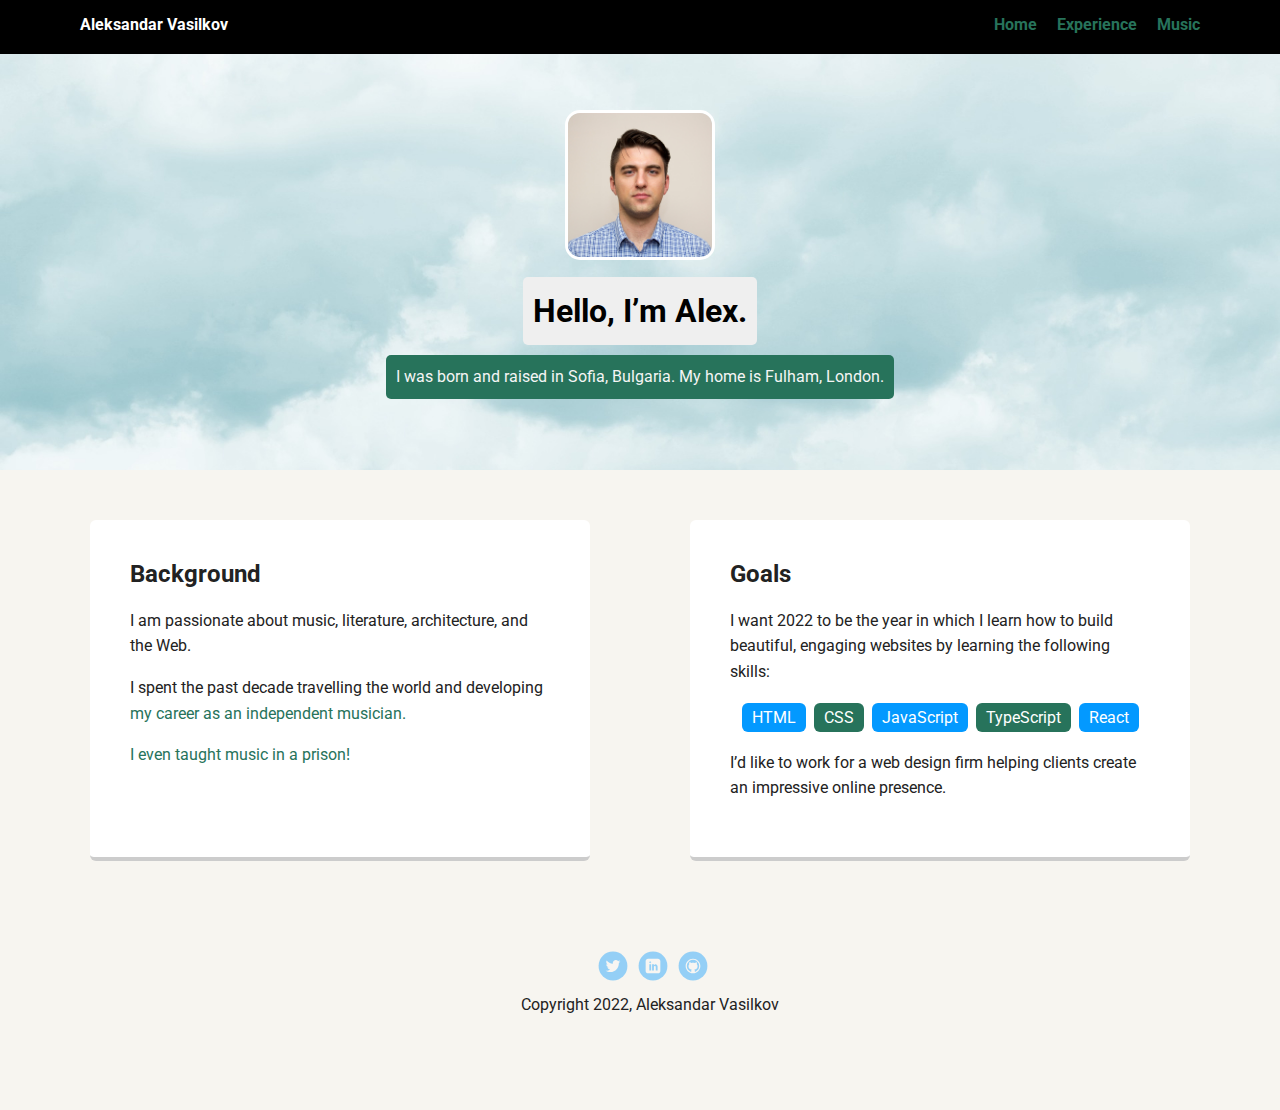
<file: index.html>
<!doctype html>
<html lang="en">
<head>
  <meta charset="utf-8">
  <title>Aleksandar Vasilkov's Profile</title>
  <meta name="viewport" content="width=device-width, initial-scale=1.0">
  <link rel="stylesheet" href="styles.css">
  <link href="https://fonts.googleapis.com/css?family=Muli%7CRoboto:400,300,500,700,900" rel="stylesheet"></head>
  <body>

    <nav class="main-nav">
        <ul class="nav">
          <li class="name">Aleksandar Vasilkov</li>
          <li><a href="index.html">Home</a></li>
          <li><a href="experience.html">Experience</a></li>
          <li><a href="music.html">Music</a></li>
        </ul>
      </nav>

    <header>
      <img src="images/me.jpg" alt="Photo of Aleksandar Vasilkov" class="profile-image">
      <h1 class="tag name">Hello, I’m Alex.</h1>
      <p class="tag location">I was born and raised in Sofia, Bulgaria. My home is Fulham, London.</p>
    </header>

    <main class="flex">
      <section class="card">
        <h2>Background</h2>
        <p>I am passionate about music, literature, architecture, and the Web.</p>
        <p>I spent the past decade travelling the world and developing <a href="https://alexanderkyd.com/">my career as an independent musician.</a></p>
        <p><a href="https://ohsinnerman.com">I even taught music in a prison!</a></p>
      </section> 

      <section class="card">
        <h2>Goals</h2>
        <p>I want 2022 to be the year in which I learn how to build beautiful, engaging websites by learning the following skills:</p>
        <ul class="skills">
          <li>HTML</li>
          <li>CSS</li>
          <li>JavaScript</li>
          <li>TypeScript</li>
          <li>React</li>
        </ul>
        <p>I’d like to work for a web design firm helping clients create an impressive online presence.</p>
      </section> 

    </main>
    <footer>
      <ul>
        <li><a href="https://twitter.com/AlexanderKyd" class="social twitter">Twitter</a></li>
        <li><a href="https://www.linkedin.com/in/aleksandar-vasilkov-9a919486/" class="social linkedin">LinkedIn</a></li>
        <li><a href="https://github.com/AleksandarVasilkov" class="social github">Github</a></li>
      </ul>
      <p class="copyright">Copyright 2022, Aleksandar Vasilkov</p>
    </footer>
  </body>
  </html>
</file>
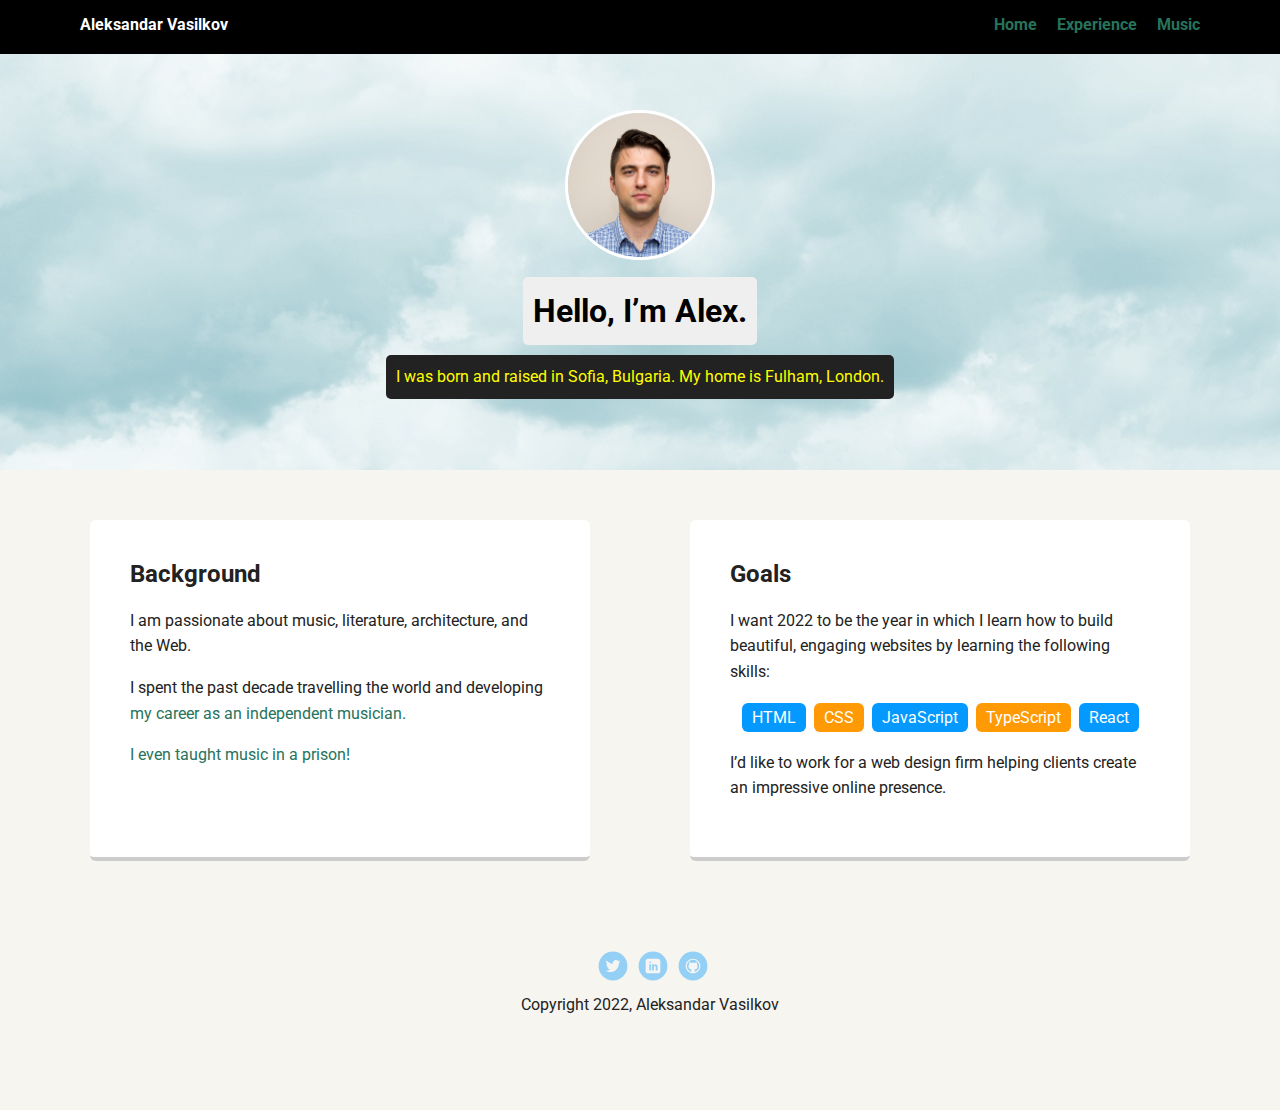
<file: portfolio_update_v1/index.html>
<!doctype html>
<html lang="en">
<head>
  <meta charset="utf-8">
  <title>Aleksandar Vasilkov's Profile</title>
  <meta name="viewport" content="width=device-width, initial-scale=1.0">
  <link rel="stylesheet" href="styles.css">
  <link href="https://fonts.googleapis.com/css?family=Muli%7CRoboto:400,300,500,700,900" rel="stylesheet"></head>
  <body>

    <div class="main-nav">
        <ul class="nav">
          <li class="name">Aleksandar Vasilkov</li>
          <li><a href="index.html">Home</a></li>
          <li><a href="experience.html">Experience</a></li>
          <li><a href="music.html">Music</a></li>
        </ul>
    </div>

    <header>
      <img src="images/me.jpg" alt="Photo of Aleksandar Vasilkov" class="profile-image">
      <h1 class="tag name">Hello, I’m Alex.</h1>
      <p class="tag location">I was born and raised in Sofia, Bulgaria. My home is Fulham, London.</p>
    </header>

    <main class="flex">
      <div class="card">
        <h2>Background</h2>
        <p>I am passionate about music, literature, architecture, and the Web.</p>
        <p>I spent the past decade travelling the world and developing <a href="https://alexanderkyd.com/">my career as an independent musician.</a></p>
        <p><a href="https://ohsinnerman.com">I even taught music in a prison!</a></p>
      </div> 

      <div class="card">
        <h2>Goals</h2>
        <p>I want 2022 to be the year in which I learn how to build beautiful, engaging websites by learning the following skills:</p>
        <ul class="skills">
          <li>HTML</li>
          <li>CSS</li>
          <li>JavaScript</li>
          <li>TypeScript</li>
          <li>React</li>
        </ul>
        <p>I’d like to work for a web design firm helping clients create an impressive online presence.</p>
      </div> 

    </main>
    <footer>
      <ul>
        <li><a href="https://twitter.com/AlexanderKyd" class="social twitter">Twitter</a></li>
        <li><a href="https://www.linkedin.com/in/aleksandar-vasilkov-9a919486/" class="social linkedin">LinkedIn</a></li>
        <li><a href="https://github.com/AleksandarVasilkov" class="social github">Github</a></li>
      </ul>
      <p class="copyright">Copyright 2022, Aleksandar Vasilkov</p>
    </footer>
  </body>
  </html>
</file>
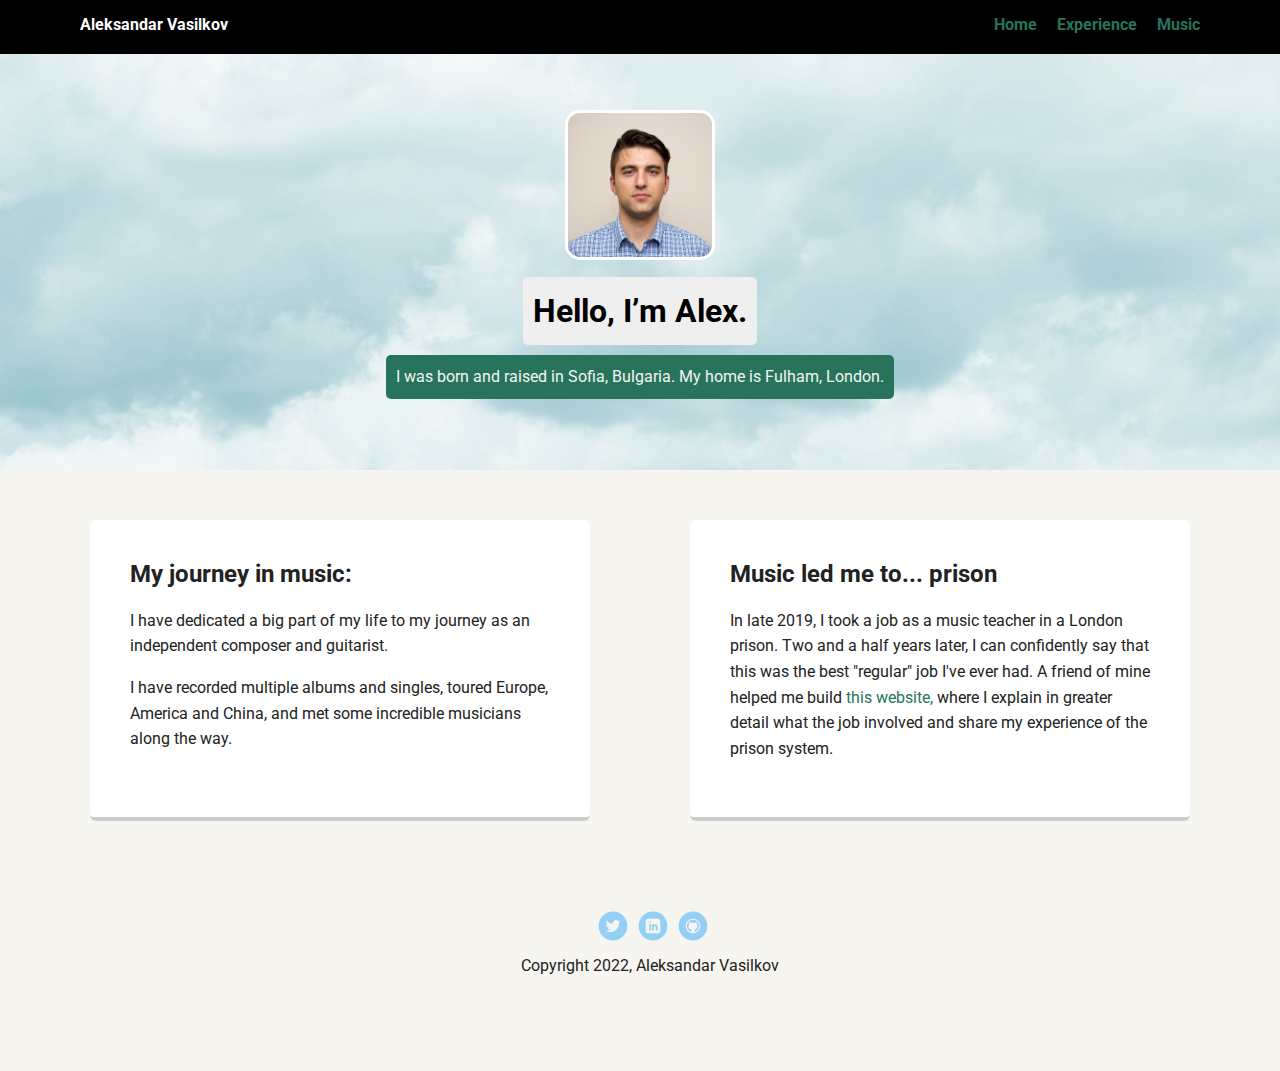
<file: experience.html>
<!doctype html>
<html lang="en">
<head>
  <meta charset="utf-8">
  <title>Aleksandar Vasilkov's Profile</title>
  <meta name="viewport" content="width=device-width, initial-scale=1.0">
  <link rel="stylesheet" href="styles.css">
  <link href="https://fonts.googleapis.com/css?family=Muli%7CRoboto:400,300,500,700,900" rel="stylesheet"></head>
  <body>

    <nav class="main-nav">
        <ul class="nav">
          <li class="name">Aleksandar Vasilkov</li>
          <li><a href="index.html">Home</a></li>
          <li><a href="experience.html">Experience</a></li>
          <li><a href="music.html">Music</a></li>
        </ul>
      </nav>

    <header>
      <img src="images/me.jpg" alt="Photo of Aleksandar Vasilkov" class="profile-image">
      <h1 class="tag name">Hello, I’m Alex.</h1>
      <p class="tag location">I was born and raised in Sofia, Bulgaria. My home is Fulham, London.</p>
    </header>

    <main class="flex">
      <section class="card">
        <h2>My journey in music:</h2>
        <p>I have dedicated a big part of my life to my journey as an independent composer and guitarist.</p>
        <p>I have recorded multiple albums and singles, toured Europe, America and China, and met some incredible musicians along the way.</p>
      
      </section> 

      <section class="card">
        <h2>Music led me to... prison</h2>
        <p>In late 2019, I took a job as a music teacher in a London prison. Two and a half years later, I can confidently say that this was the best "regular" job I've ever had. A friend of mine helped me build <a href="https://ohsinnerman.com">this website,</a> where I explain in greater detail what the job involved and share my experience of the prison system.</p>
      </section> 

    </main>
    <footer>
      <ul>
        <li><a href="https://twitter.com/AlexanderKyd" class="social twitter">Twitter</a></li>
        <li><a href="https://www.linkedin.com/in/aleksandar-vasilkov-9a919486/" class="social linkedin">LinkedIn</a></li>
        <li><a href="https://github.com/AleksandarVasilkov" class="social github">Github</a></li>
      </ul>
      <p class="copyright">Copyright 2022, Aleksandar Vasilkov</p>
    </footer>
  </body>
  </html>
</file>
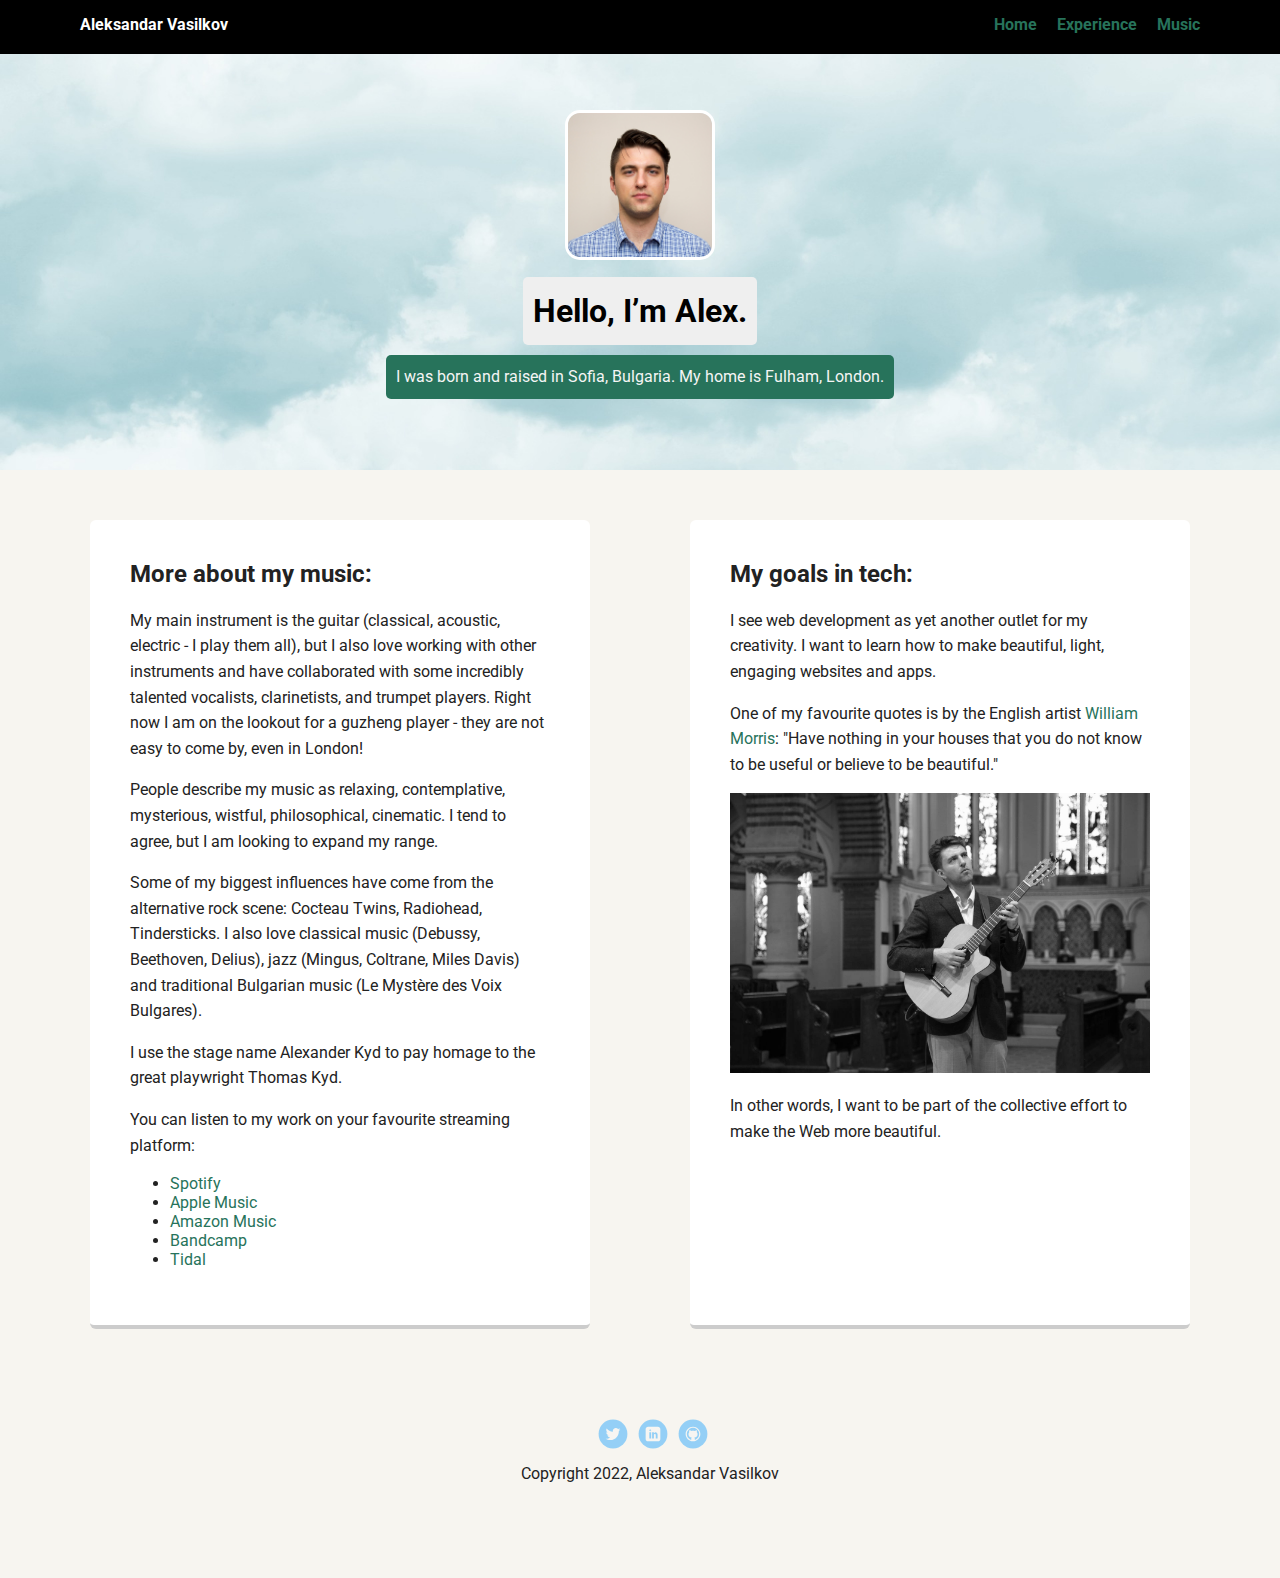
<file: music.html>
<!doctype html>
<html lang="en">
<head>
  <meta charset="utf-8">
  <title>Aleksandar Vasilkov's Profile</title>
  <meta name="viewport" content="width=device-width, initial-scale=1.0">
  <link rel="stylesheet" href="styles.css">
  <link href="https://fonts.googleapis.com/css?family=Muli%7CRoboto:400,300,500,700,900" rel="stylesheet"></head>
  <body>

    <nav class="main-nav">
        <ul class="nav">
          <li class="name">Aleksandar Vasilkov</li>
          <li><a href="index.html">Home</a></li>
          <li><a href="experience.html">Experience</a></li>
          <li><a href="music.html">Music</a></li>
        </ul>
      </nav>

    <header>
      <img src="images/me.jpg" alt="Photo of Aleksandar Vasilkov" class="profile-image">
      <h1 class="tag name">Hello, I’m Alex.</h1>
      <p class="tag location">I was born and raised in Sofia, Bulgaria. My home is Fulham, London.</p>
    </header>

    <main class="flex">
      <section class="card">
        <h2>More about my music:</h2>
        <p>My main instrument is the guitar (classical, acoustic, electric - I play them all), but I also love working with other instruments and have collaborated with some incredibly talented vocalists, clarinetists, and trumpet players. Right now I am on the lookout for a guzheng player - they are not easy to come by, even in London!</p>
        <p>People describe my music as relaxing, contemplative, mysterious, wistful, philosophical, cinematic. I tend to agree, but I am looking to expand my range.</p>
        <p>Some of my biggest influences have come from the alternative rock scene: Cocteau Twins, Radiohead, Tindersticks. I also love classical music (Debussy, Beethoven, Delius), jazz (Mingus, Coltrane, Miles Davis) and traditional Bulgarian music (Le Mystère des Voix Bulgares).</p>
        <p>I use the stage name Alexander Kyd to pay homage to the great playwright Thomas Kyd. </p>
        <p>You can listen to my work on your favourite streaming platform:</p>
          <ul>
            <li><a href="https://open.spotify.com/artist/189kdTqeAGoB6QBq3PGytu">Spotify</a></li>
            <li><a href="https://music.apple.com/us/artist/alexander-kyd/528243581">Apple Music</a></li>
            <li><a href="https://music.amazon.co.uk/artists/B0084OYG3Q/alexander-kyd">Amazon Music</a></li>
            <li><a href="https://alexanderkyd.bandcamp.com/">Bandcamp</a></li>
            <li><a href="https://tidal.com/browse/artist/5519325">Tidal</a></li>

          </ul>
        

        </section> 

      <section class="card">
        <h2>My goals in tech:</h2>
        <p>I see web development as yet another outlet for my creativity. I want to learn how to make beautiful, light, engaging websites and apps. </p>
        <p>One of my favourite quotes is by the English artist <a href="https://en.wikipedia.org/wiki/William_Morris">William Morris</a>: "Have nothing in your houses that you do not know to be useful or believe to be beautiful."</p>
      <img src="images/aleksandarlive.jpg" alt="Aleksandar Vasilkov playing guitar live" class="photo">
      <p>In other words, I want to be part of the collective effort to make the Web more beautiful.</p>
      </section> 

    </main>
    <footer>
      <ul>
        <li><a href="https://twitter.com/AlexanderKyd" class="social twitter">Twitter</a></li>
        <li><a href="https://www.linkedin.com/in/aleksandar-vasilkov-9a919486/" class="social linkedin">LinkedIn</a></li>
        <li><a href="https://github.com/AleksandarVasilkov" class="social github">Github</a></li>
      </ul>
      <p class="copyright">Copyright 2022, Aleksandar Vasilkov</p>
    </footer>
  </body>
  </html>
</file>
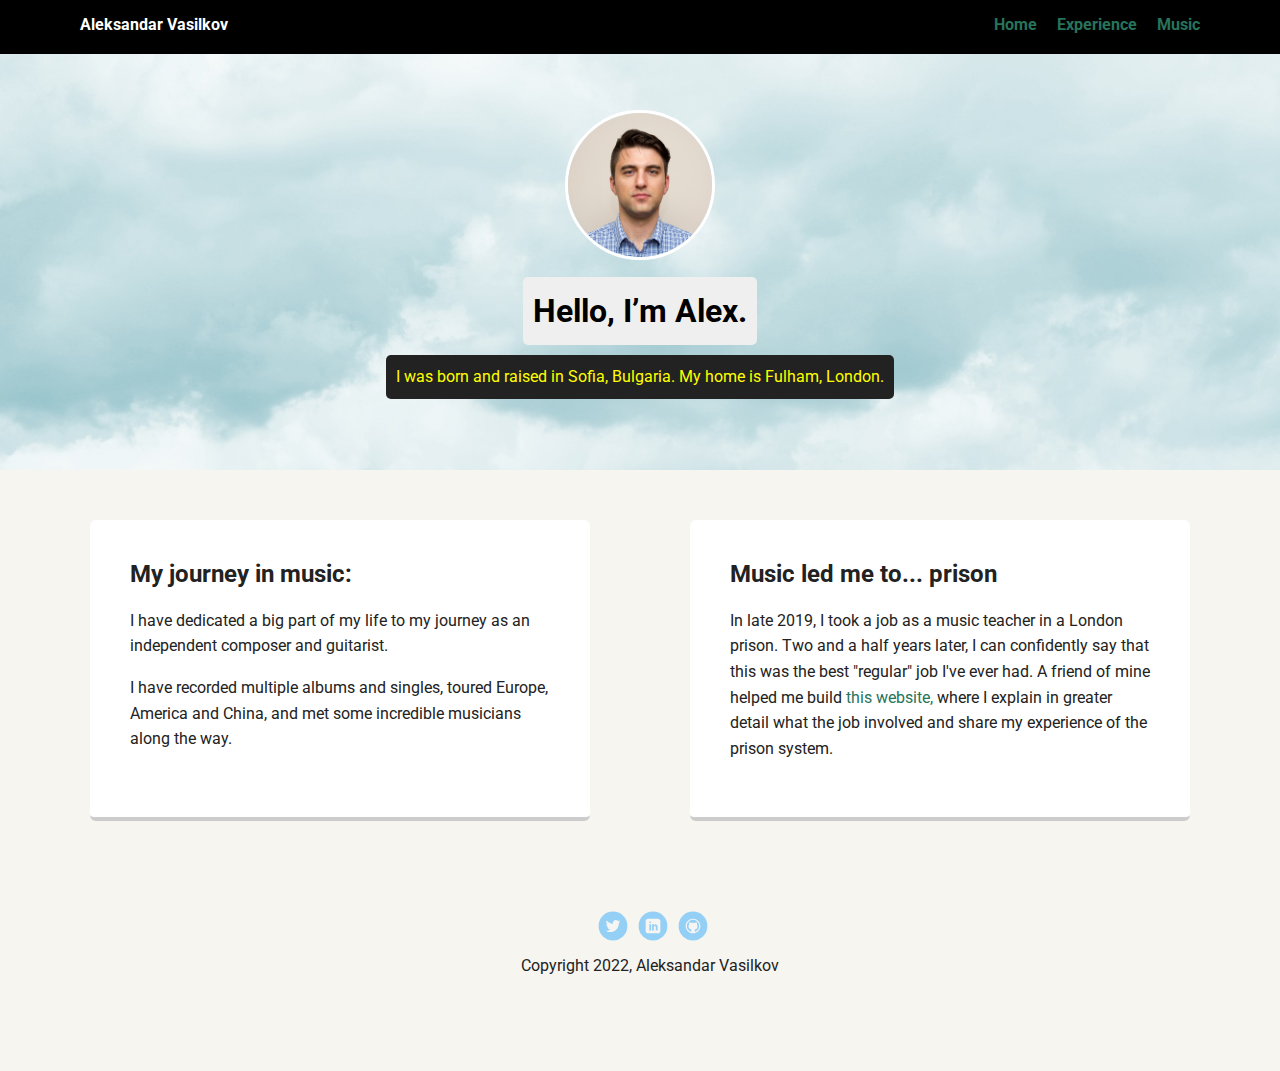
<file: portfolio_update_v1/experience.html>
<!doctype html>
<html lang="en">
<head>
  <meta charset="utf-8">
  <title>Aleksandar Vasilkov's Profile</title>
  <meta name="viewport" content="width=device-width, initial-scale=1.0">
  <link rel="stylesheet" href="styles.css">
  <link href="https://fonts.googleapis.com/css?family=Muli%7CRoboto:400,300,500,700,900" rel="stylesheet"></head>
  <body>

    <div class="main-nav">
        <ul class="nav">
          <li class="name">Aleksandar Vasilkov</li>
          <li><a href="index.html">Home</a></li>
          <li><a href="experience.html">Experience</a></li>
          <li><a href="music.html">Music</a></li>
        </ul>
    </div>

    <header>
      <img src="images/me.jpg" alt="Photo of Aleksandar Vasilkov" class="profile-image">
      <h1 class="tag name">Hello, I’m Alex.</h1>
      <p class="tag location">I was born and raised in Sofia, Bulgaria. My home is Fulham, London.</p>
    </header>

    <main class="flex">
      <div class="card">
        <h2>My journey in music:</h2>
        <p>I have dedicated a big part of my life to my journey as an independent composer and guitarist.</p>
        <p>I have recorded multiple albums and singles, toured Europe, America and China, and met some incredible musicians along the way.</p>
      
      </div> 

      <div class="card">
        <h2>Music led me to... prison</h2>
        <p>In late 2019, I took a job as a music teacher in a London prison. Two and a half years later, I can confidently say that this was the best "regular" job I've ever had. A friend of mine helped me build <a href="https://ohsinnerman.com">this website,</a> where I explain in greater detail what the job involved and share my experience of the prison system.</p></div> 

    </main>
    <footer>
      <ul>
        <li><a href="https://twitter.com/AlexanderKyd" class="social twitter">Twitter</a></li>
        <li><a href="https://www.linkedin.com/in/aleksandar-vasilkov-9a919486/" class="social linkedin">LinkedIn</a></li>
        <li><a href="https://github.com/AleksandarVasilkov" class="social github">Github</a></li>
      </ul>
      <p class="copyright">Copyright 2022, Aleksandar Vasilkov</p>
    </footer>
  </body>
  </html>
</file>
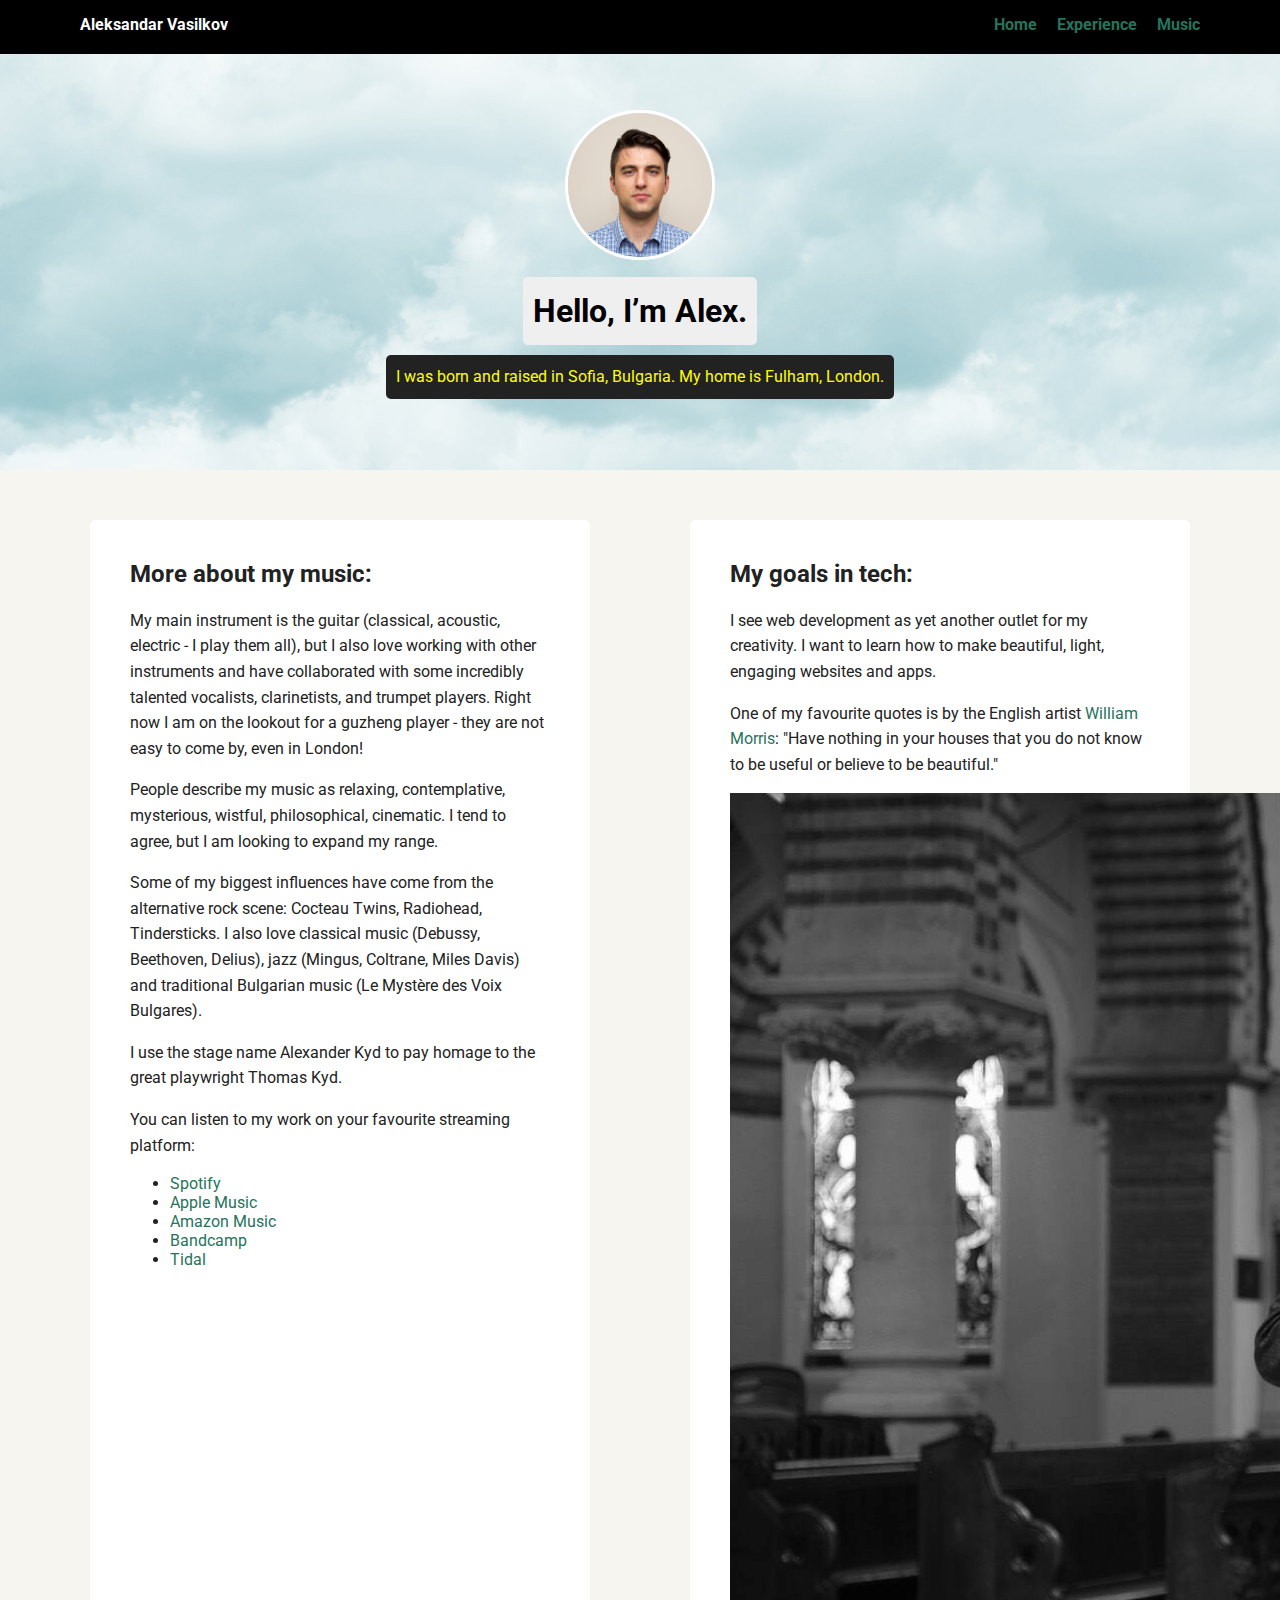
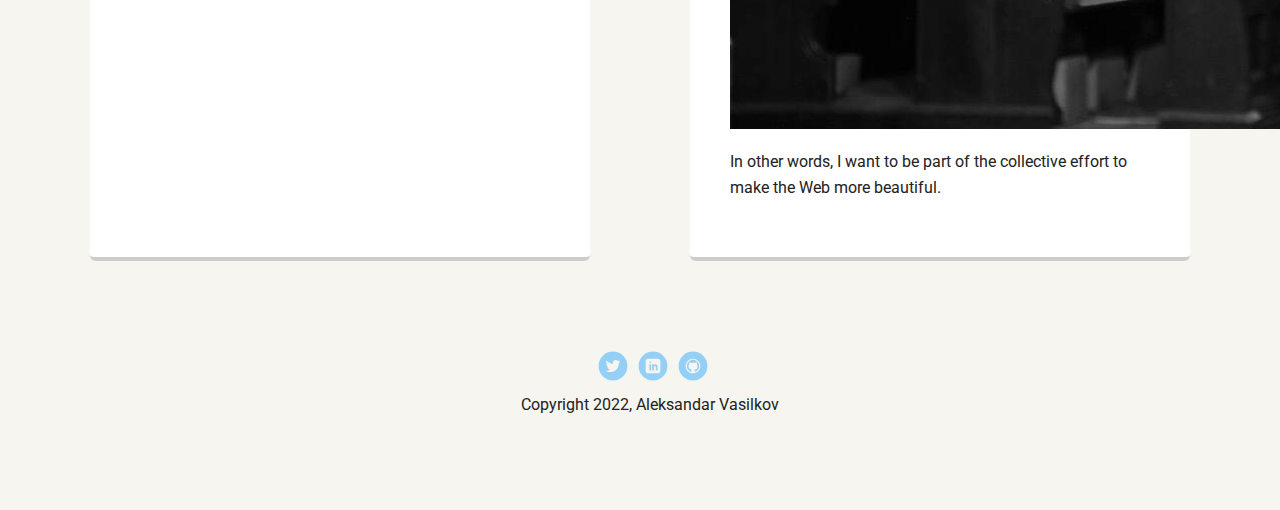
<file: portfolio_update_v1/music.html>
<!doctype html>
<html lang="en">
<head>
  <meta charset="utf-8">
  <title>Aleksandar Vasilkov's Profile</title>
  <meta name="viewport" content="width=device-width, initial-scale=1.0">
  <link rel="stylesheet" href="styles.css">
  <link href="https://fonts.googleapis.com/css?family=Muli%7CRoboto:400,300,500,700,900" rel="stylesheet"></head>
  <body>

    <div class="main-nav">
        <ul class="nav">
          <li class="name">Aleksandar Vasilkov</li>
          <li><a href="index.html">Home</a></li>
          <li><a href="experience.html">Experience</a></li>
          <li><a href="music.html">Music</a></li>
        </ul>
    </div>

    <header>
      <img src="images/me.jpg" alt="Photo of Aleksandar Vasilkov" class="profile-image">
      <h1 class="tag name">Hello, I’m Alex.</h1>
      <p class="tag location">I was born and raised in Sofia, Bulgaria. My home is Fulham, London.</p>
    </header>

    <main class="flex">
      <div class="card">
        <h2>More about my music:</h2>
        <p>My main instrument is the guitar (classical, acoustic, electric - I play them all), but I also love working with other instruments and have collaborated with some incredibly talented vocalists, clarinetists, and trumpet players. Right now I am on the lookout for a guzheng player - they are not easy to come by, even in London!</p>
        <p>People describe my music as relaxing, contemplative, mysterious, wistful, philosophical, cinematic. I tend to agree, but I am looking to expand my range.</p>
        <p>Some of my biggest influences have come from the alternative rock scene: Cocteau Twins, Radiohead, Tindersticks. I also love classical music (Debussy, Beethoven, Delius), jazz (Mingus, Coltrane, Miles Davis) and traditional Bulgarian music (Le Mystère des Voix Bulgares).</p>
        <p>I use the stage name Alexander Kyd to pay homage to the great playwright Thomas Kyd. </p>
        <p>You can listen to my work on your favourite streaming platform:</p>
          <ul>
            <li><a href="https://open.spotify.com/artist/189kdTqeAGoB6QBq3PGytu">Spotify</a></li>
            <li><a href="https://music.apple.com/us/artist/alexander-kyd/528243581">Apple Music</a></li>
            <li><a href="https://music.amazon.co.uk/artists/B0084OYG3Q/alexander-kyd">Amazon Music</a></li>
            <li><a href="https://alexanderkyd.bandcamp.com/">Bandcamp</a></li>
            <li><a href="https://tidal.com/browse/artist/5519325">Tidal</a></li>

          </ul>
        

      </div> 

      <div class="card">
        <h2>My goals in tech:</h2>
        <p>I see web development as yet another outlet for my creativity. I want to learn how to make beautiful, light, engaging websites and apps. </p>
        <p>One of my favourite quotes is by the English artist <a href="https://en.wikipedia.org/wiki/William_Morris">William Morris</a>: "Have nothing in your houses that you do not know to be useful or believe to be beautiful."</p>
      <img src="images/aleksandarlive.jpg" alt="Aleksandar Vasilkov playing guitar live" class="photo">
      <p>In other words, I want to be part of the collective effort to make the Web more beautiful.</p>
    </div> 

    </main>
    <footer>
      <ul>
        <li><a href="https://twitter.com/AlexanderKyd" class="social twitter">Twitter</a></li>
        <li><a href="https://www.linkedin.com/in/aleksandar-vasilkov-9a919486/" class="social linkedin">LinkedIn</a></li>
        <li><a href="https://github.com/AleksandarVasilkov" class="social github">Github</a></li>
      </ul>
      <p class="copyright">Copyright 2022, Aleksandar Vasilkov</p>
    </footer>
  </body>
  </html>
</file>
<file: styles.css>
/* Global Layout Set-up */
* { 
  box-sizing: border-box;
}
  
body {
  margin: 0;
  padding: 0;
  text-align: center;
  font-family: 'Roboto', sans-serif;
  color: #222;
  background: #f7f5f0;
}
/* Link Styles */

a {
  text-decoration: none;
  color: rgb(39, 115, 91);
}
a:hover {
  color: #6633ff;
}

/* Section Styles */

.main-nav {
  width: 100%;
  background: black;
  min-height: 30px;
  padding: 10px;
  position: fixed;
  text-align: center;
}
.nav {
  display: flex;
  justify-content: space-around;
  font-weight: 700;
  list-style-type: none;
  margin: 0 auto;
  padding: 0;
}

.nav .name {
    display: block;
    margin-right: auto;
    color: white;
}
.nav li {
  padding: 5px 10px 10px 10px;
}
.nav a {
  transition: all .5s;
}
.nav a:hover {
  color: white
}

header {
  text-align: center;
  background: url('images/background.jpg') no-repeat top center ;
  background-size: cover;
  overflow: hidden;
  padding-top: 60px;
}
header {
  line-height: 1.5;
}
header .profile-image {
  margin-top: 50px;
  width: 150px;
  height: 150px;
  border-radius: 10%;
  border: 3px solid white;
  transition: all .5s;
}
header .profile-image:hover {
  transform: scale(1.2) rotate(5deg);
}
.tag {
  background-color: #efefef;
  color: black;
  padding: 10px;
  border-radius: 5px;
  display: table;
  margin: 10px auto;
} 
.location {
  background-color: rgb(39, 115, 91);
  color: whitesmoke;
}
.card {
  margin: 30px;
  padding: 20px 40px 40px;
  max-width: 500px;
  text-align: left;
  background: #fff;
  border-bottom: 4px solid #ccc;
  border-radius: 6px;
  transition: all .5s;
}
.card:hover {
  border-color: #ff99ff;
}

ul.skills {
  padding: 0;
  text-align: center;
}

.skills li {
  border-radius: 6px;
  display: inline-block;
  background: rgb(39, 115, 91);
  color: white;
  padding: 5px 10px;
  margin: 2px;
}

.skills li:nth-child(odd) {
  background: #0399ff;
}

footer {
  width: 100%;
  min-height: 30px;
  padding: 20px 0 40px 20px;
}

footer .copyright {
  top: -8px;
  font-size: .75em;
}

footer ul {
  list-style-type: none;
  margin: 0;
  padding: 0;
}

footer ul li {
  display: inline-block;
}

a.social {
  display: inline-block;
  text-indent: -9999px;
  margin-left: 5px;
  width: 30px;
  height: 30px;
  background-size: 30px 30px;
  opacity: .4;
  transition: all .5s;
}
a.twitter {
  background-image: url(images/twitter.svg);
}
a.linkedin {
  background-image: url(images/linkedin.svg);
}
a.github {
  background-image: url(images/github.svg);
}
a.social:hover {
  opacity: 1;
}
.clearfix {
  clear: both;
}
.photo {
  max-width: 100%;
  max-height: 100%;
}

/* Styles for larger screens */
@media screen and (min-width: 720px) {
  
  .flex {
      display: -ms-flexbox;      /* TWEENER - IE 10 */
      display: flex; 
      max-width: 1200px;
      -ms-flex-pack: distribute;
      justify-content: space-around;
      margin: 0 auto;
  }

  header {
    min-height: 470px;
  }

  .nav {
    max-width: 1200px;
    padding: 0 30px;
  }


  main {
    padding-top: 20px;
  }

  main p {
    line-height: 1.6em;
  }

  footer {
    font-size: 1.3em;
    max-width: 1200px;
    margin: 40px auto;
  }

}
</file>
<file: portfolio_update_v1/styles.css>
/* Global Layout Set-up */
* { 
  box-sizing: border-box;
}
  
body {
  margin: 0;
  padding: 0;
  text-align: center;
  font-family: 'Roboto', sans-serif;
  color: #222;
  background: #f7f5f0;
}
/* Link Styles */

a {
  text-decoration: none;
  color: rgb(39, 115, 91);
}
a:hover {
  color: #6633ff;
}

/* Section Styles */

.main-nav {
  width: 100%;
  background: black;
  min-height: 30px;
  padding: 10px;
  position: fixed;
  text-align: center;
}
.nav {
  display: flex;
  justify-content: space-around;
  font-weight: 700;
  list-style-type: none;
  margin: 0 auto;
  padding: 0;
}

.nav .name {
    display: block;
    margin-right: auto;
    color: white;
}
.nav li {
  padding: 5px 10px 10px 10px;
}
.nav a {
  transition: all .5s;
}
.nav a:hover {
  color: white
}

header {
  text-align: center;
  background: url('images/background.jpg') no-repeat top center ;
  background-size: cover;
  overflow: hidden;
  padding-top: 60px;
}
header {
  line-height: 1.5;
}
header .profile-image {
  margin-top: 50px;
  width: 150px;
  height: 150px;
  border-radius: 50%;
  border: 3px solid white;
  transition: all .5s;
}
header .profile-image:hover {
  transform: scale(1.2) rotate(5deg);
}
.tag {
  background-color: #efefef;
  color: black;
  padding: 10px;
  border-radius: 5px;
  display: table;
  margin: 10px auto;
} 
.location {
  background-color: #222;
  color: yellow;
}
.card {
  margin: 30px;
  padding: 20px 40px 40px;
  max-width: 500px;
  text-align: left;
  background: #fff;
  border-bottom: 4px solid #ccc;
  border-radius: 6px;
  transition: all .5s;
}
.card:hover {
  border-color: #ff99ff;
}

ul.skills {
  padding: 0;
  text-align: center;
}

.skills li {
  border-radius: 6px;
  display: inline-block;
  background: #ff9904;
  color: white;
  padding: 5px 10px;
  margin: 2px;
}

.skills li:nth-child(odd) {
  background: #0399ff;
}

footer {
  width: 100%;
  min-height: 30px;
  padding: 20px 0 40px 20px;
}

footer .copyright {
  top: -8px;
  font-size: .75em;
}

footer ul {
  list-style-type: none;
  margin: 0;
  padding: 0;
}

footer ul li {
  display: inline-block;
}

a.social {
  display: inline-block;
  text-indent: -9999px;
  margin-left: 5px;
  width: 30px;
  height: 30px;
  background-size: 30px 30px;
  opacity: .4;
  transition: all .5s;
}
a.twitter {
  background-image: url(images/twitter.svg);
}
a.linkedin {
  background-image: url(images/linkedin.svg);
}
a.github {
  background-image: url(images/github.svg);
}
a.social:hover {
  opacity: 1;
}
.clearfix {
  clear: both;
}

/* Styles for larger screens */
@media screen and (min-width: 720px) {
  
  .flex {
      display: -ms-flexbox;      /* TWEENER - IE 10 */
      display: flex; 
      max-width: 1200px;
      -ms-flex-pack: distribute;
      justify-content: space-around;
      margin: 0 auto;
  }

  header {
    min-height: 470px;
  }

  .nav {
    max-width: 1200px;
    padding: 0 30px;
  }


  main {
    padding-top: 20px;
  }

  main p {
    line-height: 1.6em;
  }

  footer {
    font-size: 1.3em;
    max-width: 1200px;
    margin: 40px auto;
  }

}
</file>
